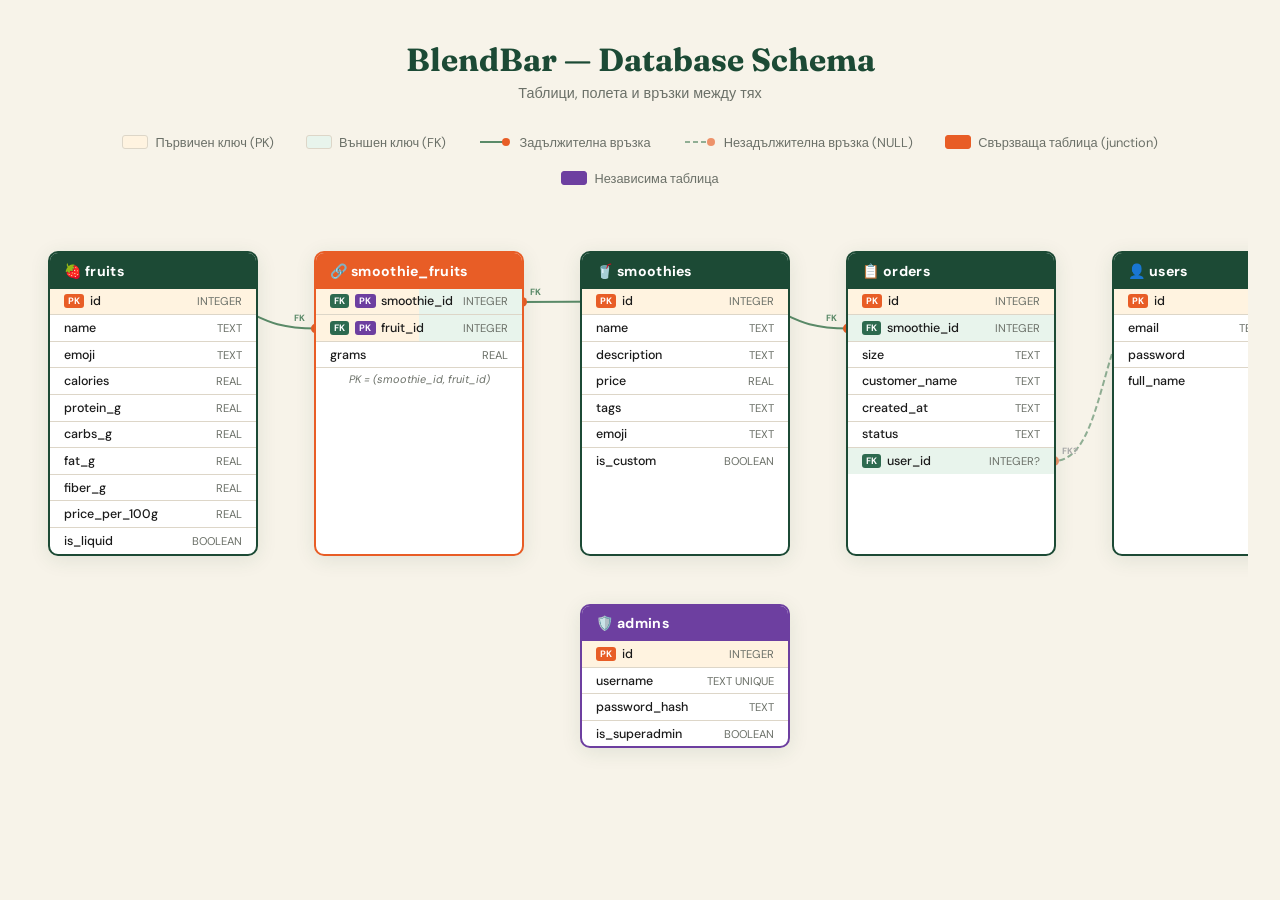
<file: scripts/schema.html>
<!DOCTYPE html>
<html lang="bg">
<head>
    <meta charset="utf-8">
    <title>BlendBar — Database Schema</title>
    <meta name="viewport" content="width=device-width, initial-scale=1">
    <style>
        @import url('https://fonts.googleapis.com/css2?family=Fraunces:wght@700&family=DM+Sans:wght@300;400;500;600&display=swap');

        * { box-sizing: border-box; margin: 0; padding: 0; }

        :root {
            --ivory:      #F7F3E9;
            --emerald:    #1C4A35;
            --emerald-lt: #2d6a4f;
            --tangerine:  #E85D26;
            --sage:       #B7D4BF;
            --sage-dark:  #5a8a68;
            --purple:     #6d3fa0;
            --text:       #1A1A1A;
            --text-muted: #6b7068;
            --border:     #ddd6c8;
            --pk-bg:      #fff3e0;
            --fk-bg:      #e8f4ec;
        }

        body {
            background: var(--ivory);
            font-family: 'DM Sans', sans-serif;
            min-height: 100vh;
            padding: 2.5rem 2rem 4rem;
            color: var(--text);
        }

        /* ── Header ─────────────────────────────────────── */
        .page-header {
            text-align: center;
            margin-bottom: 2rem;
        }

        .page-header h1 {
            font-family: 'Fraunces', serif;
            font-size: 2rem;
            color: var(--emerald);
            margin-bottom: 0.3rem;
        }

        .page-header p {
            color: var(--text-muted);
            font-size: 0.9rem;
        }

        /* ── Legend ──────────────────────────────────────── */
        .legend {
            display: flex;
            flex-wrap: wrap;
            gap: 1.2rem 2rem;
            justify-content: center;
            margin-bottom: 2.5rem;
        }

        .legend-item {
            display: flex;
            align-items: center;
            gap: 0.45rem;
            font-size: 0.8rem;
            color: var(--text-muted);
        }

        .legend-swatch {
            width: 26px;
            height: 14px;
            border-radius: 3px;
            border: 1px solid var(--border);
            display: inline-block;
            flex-shrink: 0;
        }

        /* ── Diagram wrapper ─────────────────────────────── */
        .diagram-wrapper {
            position: relative;
            overflow-x: auto;
            padding-bottom: 1rem;
        }

        .diagram {
            display: grid;
            grid-template-columns: repeat(5, 210px);
            grid-template-rows: auto auto;
            column-gap: 3.5rem;
            row-gap: 3rem;
            min-width: 1240px;
            padding: 1.5rem 1rem;
            position: relative;
        }

        .t-fruits          { grid-column: 1; grid-row: 1; }
        .t-smoothie-fruits { grid-column: 2; grid-row: 1; }
        .t-smoothies       { grid-column: 3; grid-row: 1; }
        .t-orders          { grid-column: 4; grid-row: 1; }
        .t-users           { grid-column: 5; grid-row: 1; }
        .t-admins          { grid-column: 3; grid-row: 2; }

        /* ── Table cards ──────────────────────────────────── */
        .table-card {
            background: #fff;
            border-radius: 10px;
            border: 2px solid var(--emerald);
            box-shadow: 0 4px 20px rgba(28,74,53,.10);
            overflow: hidden;
        }

        .table-card.junction {
            border-color: var(--tangerine);
        }

        .table-card.standalone {
            border-color: var(--purple);
        }

        .table-header {
            display: flex;
            align-items: center;
            gap: 0.5rem;
            padding: 0.55rem 0.85rem;
            font-weight: 700;
            font-size: 0.88rem;
            letter-spacing: 0.02em;
            color: #fff;
        }

        .table-card:not(.junction):not(.standalone) .table-header { background: var(--emerald); }
        .table-card.junction   .table-header { background: var(--tangerine); }
        .table-card.standalone .table-header { background: var(--purple); }

        .field {
            display: flex;
            align-items: center;
            gap: 0.35rem;
            padding: 0.3rem 0.85rem;
            border-bottom: 1px solid var(--border);
            font-size: 0.78rem;
        }

        .field:last-child { border-bottom: none; }
        .field.pk { background: var(--pk-bg); }
        .field.fk { background: var(--fk-bg); }
        .field.pk.fk { background: linear-gradient(90deg, var(--pk-bg) 50%, var(--fk-bg) 50%); }

        .field-name {
            font-weight: 500;
            flex: 1;
        }

        .field-type {
            color: var(--text-muted);
            font-size: 0.7rem;
            white-space: nowrap;
        }

        .badge {
            font-size: 0.58rem;
            padding: 1px 4px;
            border-radius: 3px;
            font-weight: 700;
            letter-spacing: 0.04em;
            text-transform: uppercase;
            flex-shrink: 0;
        }

        .badge-pk  { background: var(--tangerine); color: #fff; }
        .badge-fk  { background: var(--emerald-lt); color: #fff; }
        .badge-cpk { background: var(--purple); color: #fff; }

        /* ── SVG relationship lines ───────────────────────── */
        svg.lines {
            position: absolute;
            top: 0; left: 0;
            width: 100%; height: 100%;
            pointer-events: none;
            overflow: visible;
            z-index: 0;
        }

        .table-card { position: relative; z-index: 1; }

        .rel-line {
            fill: none;
            stroke: var(--sage-dark);
            stroke-width: 2;
        }

        .rel-line.optional {
            stroke-dasharray: 6 3;
            opacity: 0.65;
        }

        /* ── FK note ─────────────────────────────────────── */
        .fk-note {
            font-size: 0.68rem;
            color: var(--text-muted);
            margin-top: 0.25rem;
            text-align: center;
            font-style: italic;
        }
    </style>
</head>
<body>

    <div class="page-header">
        <h1>BlendBar — Database Schema</h1>
        <p>Таблици, полета и връзки между тях</p>
    </div>

    <div class="legend">
        <div class="legend-item">
            <span class="legend-swatch" style="background:var(--pk-bg);"></span>
            Първичен ключ (PK)
        </div>
        <div class="legend-item">
            <span class="legend-swatch" style="background:var(--fk-bg);"></span>
            Външен ключ (FK)
        </div>
        <div class="legend-item">
            <svg width="34" height="14" style="flex-shrink:0;">
                <line x1="2" y1="7" x2="26" y2="7" stroke="var(--sage-dark)" stroke-width="2"/>
                <circle cx="28" cy="7" r="4" fill="var(--tangerine)"/>
            </svg>
            Задължителна връзка
        </div>
        <div class="legend-item">
            <svg width="34" height="14" style="flex-shrink:0;">
                <line x1="2" y1="7" x2="26" y2="7" stroke="var(--sage-dark)" stroke-width="2" stroke-dasharray="5 3" opacity="0.65"/>
                <circle cx="28" cy="7" r="4" fill="var(--tangerine)" opacity="0.65"/>
            </svg>
            Незадължителна връзка (NULL)
        </div>
        <div class="legend-item">
            <span class="legend-swatch" style="background:var(--tangerine); border-color:var(--tangerine);"></span>
            Свързваща таблица (junction)
        </div>
        <div class="legend-item">
            <span class="legend-swatch" style="background:var(--purple); border-color:var(--purple);"></span>
            Независима таблица
        </div>
    </div>

    <div class="diagram-wrapper" id="wrapper">
        <div class="diagram" id="diagram">

            <svg class="lines" id="lines"></svg>

            <!-- ── fruits ──────────────────────────────────── -->
            <div class="table-card t-fruits" id="t-fruits">
                <div class="table-header">🍓 fruits</div>
                <div class="field pk">
                    <span class="badge badge-pk">PK</span>
                    <span class="field-name" id="fruits-id">id</span>
                    <span class="field-type">INTEGER</span>
                </div>
                <div class="field">
                    <span class="field-name">name</span>
                    <span class="field-type">TEXT</span>
                </div>
                <div class="field">
                    <span class="field-name">emoji</span>
                    <span class="field-type">TEXT</span>
                </div>
                <div class="field">
                    <span class="field-name">calories</span>
                    <span class="field-type">REAL</span>
                </div>
                <div class="field">
                    <span class="field-name">protein_g</span>
                    <span class="field-type">REAL</span>
                </div>
                <div class="field">
                    <span class="field-name">carbs_g</span>
                    <span class="field-type">REAL</span>
                </div>
                <div class="field">
                    <span class="field-name">fat_g</span>
                    <span class="field-type">REAL</span>
                </div>
                <div class="field">
                    <span class="field-name">fiber_g</span>
                    <span class="field-type">REAL</span>
                </div>
                <div class="field">
                    <span class="field-name">price_per_100g</span>
                    <span class="field-type">REAL</span>
                </div>
                <div class="field">
                    <span class="field-name">is_liquid</span>
                    <span class="field-type">BOOLEAN</span>
                </div>
            </div>

            <!-- ── smoothie_fruits ─────────────────────────── -->
            <div class="table-card junction t-smoothie-fruits" id="t-smoothie-fruits">
                <div class="table-header">🔗 smoothie_fruits</div>
                <div class="field pk fk" id="sf-smoothie-id">
                    <span class="badge badge-fk">FK</span>
                    <span class="badge badge-cpk">PK</span>
                    <span class="field-name">smoothie_id</span>
                    <span class="field-type">INTEGER</span>
                </div>
                <div class="field pk fk" id="sf-fruit-id">
                    <span class="badge badge-fk">FK</span>
                    <span class="badge badge-cpk">PK</span>
                    <span class="field-name">fruit_id</span>
                    <span class="field-type">INTEGER</span>
                </div>
                <div class="field">
                    <span class="field-name">grams</span>
                    <span class="field-type">REAL</span>
                </div>
                <div class="fk-note">PK = (smoothie_id, fruit_id)</div>
            </div>

            <!-- ── smoothies ───────────────────────────────── -->
            <div class="table-card t-smoothies" id="t-smoothies">
                <div class="table-header">🥤 smoothies</div>
                <div class="field pk">
                    <span class="badge badge-pk">PK</span>
                    <span class="field-name" id="smoothies-id">id</span>
                    <span class="field-type">INTEGER</span>
                </div>
                <div class="field">
                    <span class="field-name">name</span>
                    <span class="field-type">TEXT</span>
                </div>
                <div class="field">
                    <span class="field-name">description</span>
                    <span class="field-type">TEXT</span>
                </div>
                <div class="field">
                    <span class="field-name">price</span>
                    <span class="field-type">REAL</span>
                </div>
                <div class="field">
                    <span class="field-name">tags</span>
                    <span class="field-type">TEXT</span>
                </div>
                <div class="field">
                    <span class="field-name">emoji</span>
                    <span class="field-type">TEXT</span>
                </div>
                <div class="field">
                    <span class="field-name">is_custom</span>
                    <span class="field-type">BOOLEAN</span>
                </div>
            </div>

            <!-- ── orders ──────────────────────────────────── -->
            <div class="table-card t-orders" id="t-orders">
                <div class="table-header">📋 orders</div>
                <div class="field pk">
                    <span class="badge badge-pk">PK</span>
                    <span class="field-name">id</span>
                    <span class="field-type">INTEGER</span>
                </div>
                <div class="field fk" id="orders-smoothie-id">
                    <span class="badge badge-fk">FK</span>
                    <span class="field-name">smoothie_id</span>
                    <span class="field-type">INTEGER</span>
                </div>
                <div class="field">
                    <span class="field-name">size</span>
                    <span class="field-type">TEXT</span>
                </div>
                <div class="field">
                    <span class="field-name">customer_name</span>
                    <span class="field-type">TEXT</span>
                </div>
                <div class="field">
                    <span class="field-name">created_at</span>
                    <span class="field-type">TEXT</span>
                </div>
                <div class="field">
                    <span class="field-name">status</span>
                    <span class="field-type">TEXT</span>
                </div>
                <div class="field fk" id="orders-user-id">
                    <span class="badge badge-fk">FK</span>
                    <span class="field-name">user_id</span>
                    <span class="field-type">INTEGER?</span>
                </div>
            </div>

            <!-- ── users ───────────────────────────────────── -->
            <div class="table-card t-users" id="t-users">
                <div class="table-header">👤 users</div>
                <div class="field pk">
                    <span class="badge badge-pk">PK</span>
                    <span class="field-name" id="users-id">id</span>
                    <span class="field-type">INTEGER</span>
                </div>
                <div class="field">
                    <span class="field-name">email</span>
                    <span class="field-type">TEXT UNIQUE</span>
                </div>
                <div class="field">
                    <span class="field-name">password</span>
                    <span class="field-type">TEXT</span>
                </div>
                <div class="field">
                    <span class="field-name">full_name</span>
                    <span class="field-type">TEXT</span>
                </div>
            </div>

            <!-- ── admins ──────────────────────────────────── -->
            <div class="table-card standalone t-admins" id="t-admins">
                <div class="table-header">🛡️ admins</div>
                <div class="field pk">
                    <span class="badge badge-pk">PK</span>
                    <span class="field-name">id</span>
                    <span class="field-type">INTEGER</span>
                </div>
                <div class="field">
                    <span class="field-name">username</span>
                    <span class="field-type">TEXT UNIQUE</span>
                </div>
                <div class="field">
                    <span class="field-name">password_hash</span>
                    <span class="field-type">TEXT</span>
                </div>
                <div class="field">
                    <span class="field-name">is_superadmin</span>
                    <span class="field-type">BOOLEAN</span>
                </div>
            </div>

        </div><!-- .diagram -->
    </div><!-- .diagram-wrapper -->

    <script>
        /**
         * Returns the center-left or center-right point of an element
         * relative to #wrapper's top-left corner.
         */
        function getAnchor(elId, side) {
            const wrapper = document.getElementById('wrapper');
            const wRect   = wrapper.getBoundingClientRect();
            const eRect   = document.getElementById(elId).getBoundingClientRect();
            const x = side === 'right' ? eRect.right - wRect.left : eRect.left - wRect.left;
            const y = eRect.top + eRect.height / 2 - wRect.top;
            return { x, y };
        }

        /**
         * Draws a cubic-bezier path between two field anchors.
         * fromSide / toSide: 'left' | 'right'
         * optional: renders as dashed line
         */
        function drawRelation(svg, fromId, fromSide, toId, toSide, optional = false) {
            const A = getAnchor(fromId, fromSide);
            const B = getAnchor(toId,   toSide);

            // Horizontal offset for control points — creates a smooth S-curve
            const dx = Math.abs(B.x - A.x) * 0.55;
            const cp1 = { x: A.x + (fromSide === 'right' ?  dx : -dx), y: A.y };
            const cp2 = { x: B.x + (toSide   === 'left'  ? -dx :  dx), y: B.y };

            // Path
            const path = document.createElementNS('http://www.w3.org/2000/svg', 'path');
            path.setAttribute('d',
                `M ${A.x} ${A.y} C ${cp1.x} ${cp1.y}, ${cp2.x} ${cp2.y}, ${B.x} ${B.y}`
            );
            path.setAttribute('class', optional ? 'rel-line optional' : 'rel-line');
            svg.appendChild(path);

            // Source dot (origin)
            const dotA = document.createElementNS('http://www.w3.org/2000/svg', 'circle');
            dotA.setAttribute('cx', A.x);
            dotA.setAttribute('cy', A.y);
            dotA.setAttribute('r',  4.5);
            dotA.setAttribute('fill', 'var(--sage-dark)');
            dotA.setAttribute('opacity', optional ? '0.65' : '1');
            svg.appendChild(dotA);

            // Target dot (FK end)
            const dotB = document.createElementNS('http://www.w3.org/2000/svg', 'circle');
            dotB.setAttribute('cx', B.x);
            dotB.setAttribute('cy', B.y);
            dotB.setAttribute('r',  5);
            dotB.setAttribute('fill', 'var(--tangerine)');
            dotB.setAttribute('opacity', optional ? '0.65' : '1');
            svg.appendChild(dotB);

            // Small tick label "FK" near target
            const label = document.createElementNS('http://www.w3.org/2000/svg', 'text');
            const labelX = toSide === 'left' ? B.x - 22 : B.x + 8;
            label.setAttribute('x', labelX);
            label.setAttribute('y', B.y - 7);
            label.setAttribute('font-size', '9');
            label.setAttribute('font-family', 'DM Sans, sans-serif');
            label.setAttribute('font-weight', '700');
            label.setAttribute('fill', optional ? '#aaa' : 'var(--sage-dark)');
            label.textContent = optional ? 'FK?' : 'FK';
            svg.appendChild(label);
        }

        window.addEventListener('load', () => {
            const svg = document.getElementById('lines');

            // fruits.id  ──►  smoothie_fruits.fruit_id
            drawRelation(svg, 'fruits-id',       'right', 'sf-fruit-id',        'left');

            // smoothies.id  ◄──  smoothie_fruits.smoothie_id
            // (smoothies is col 3, smoothie_fruits is col 2 — line goes right-to-left)
            drawRelation(svg, 'smoothies-id',    'left',  'sf-smoothie-id',     'right');

            // smoothies.id  ──►  orders.smoothie_id
            drawRelation(svg, 'smoothies-id',    'right', 'orders-smoothie-id', 'left');

            // users.id  ──►  orders.user_id  (optional / nullable)
            drawRelation(svg, 'users-id',        'left',  'orders-user-id',     'right', true);
        });
    </script>

</body>
</html>
</file>
